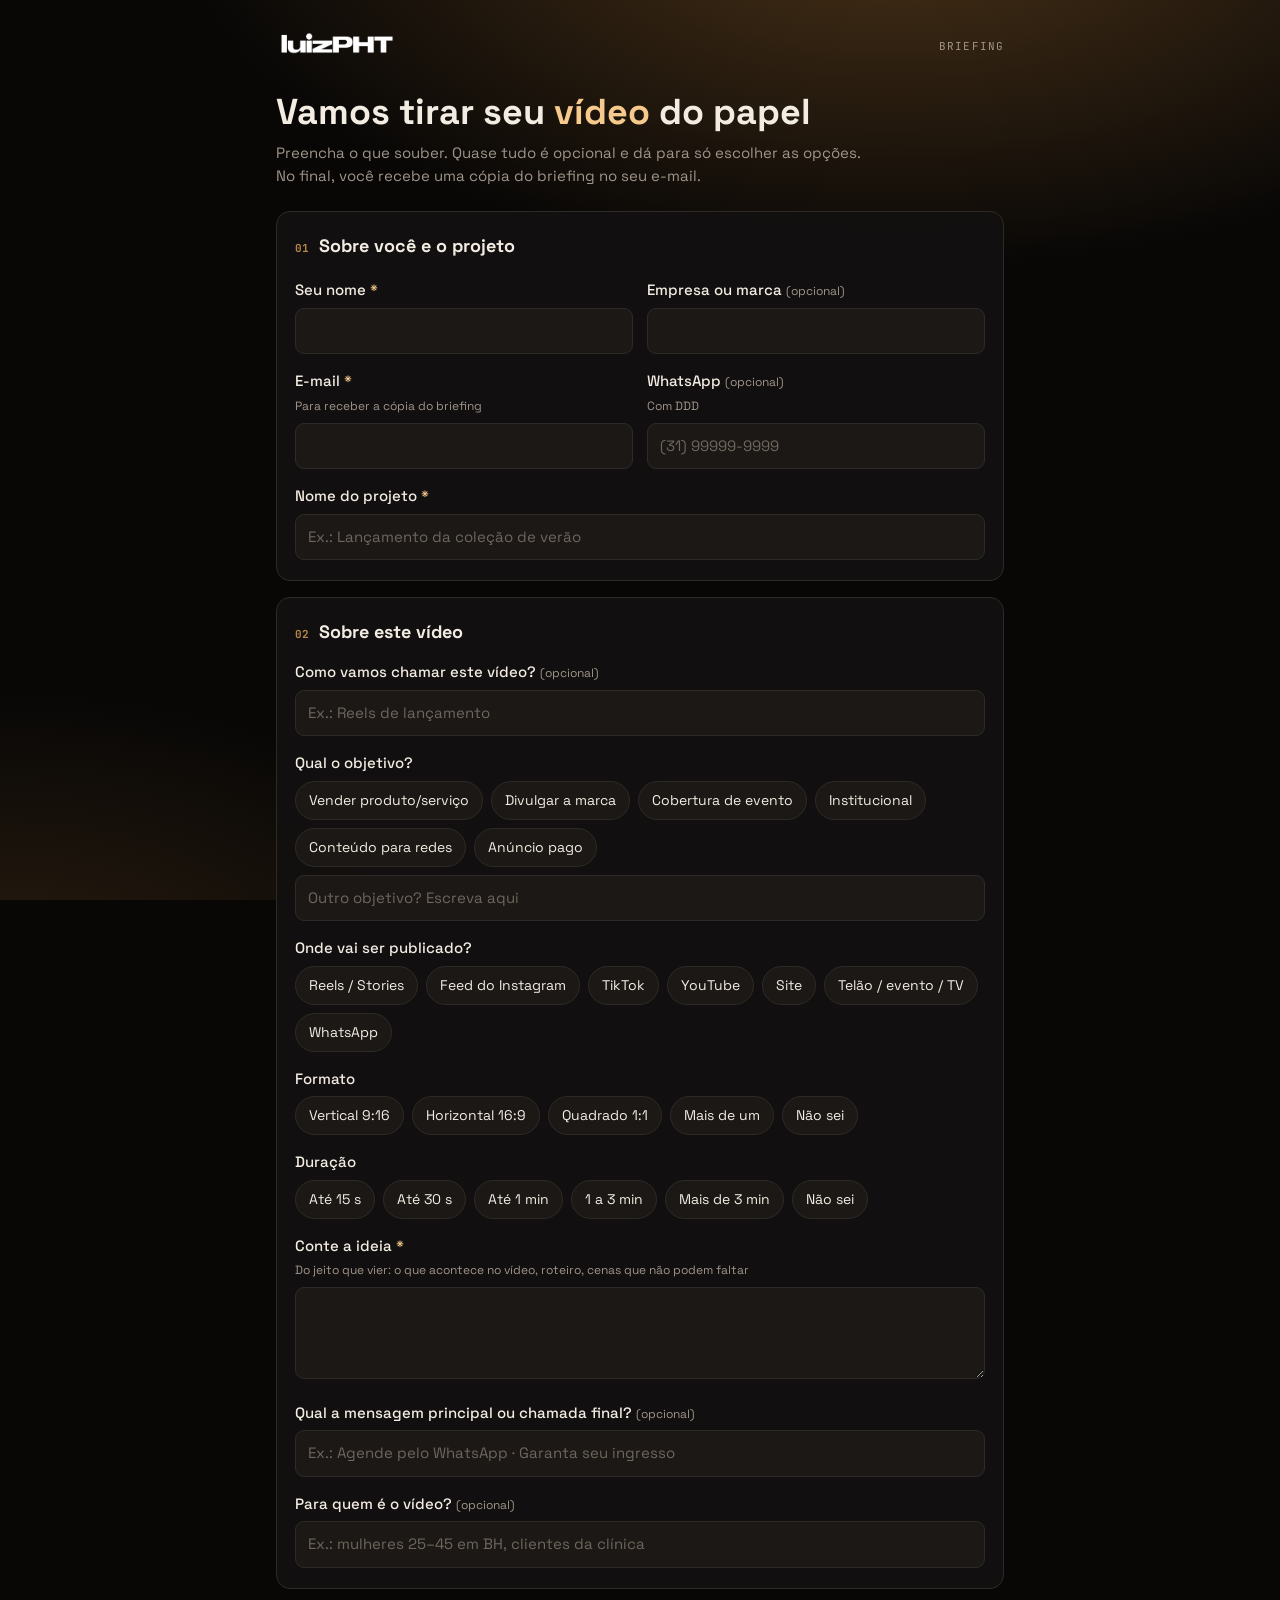
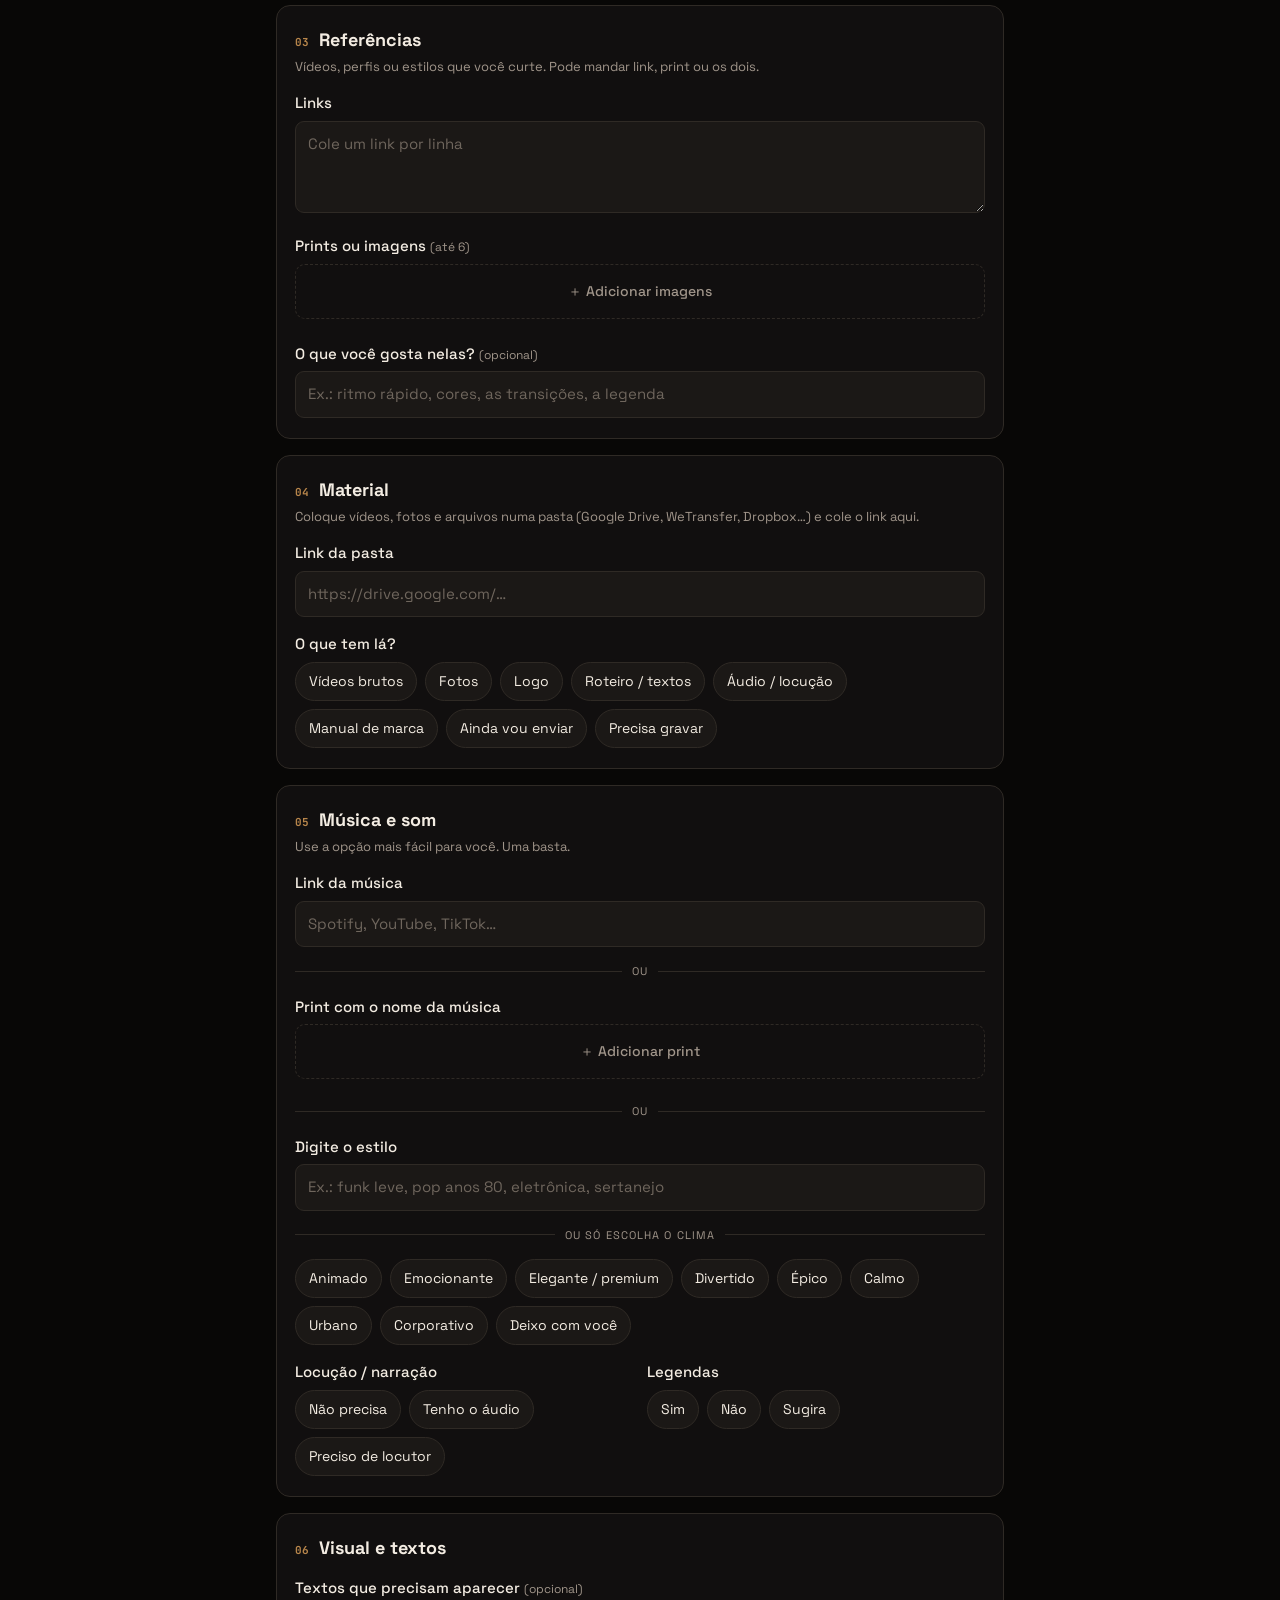
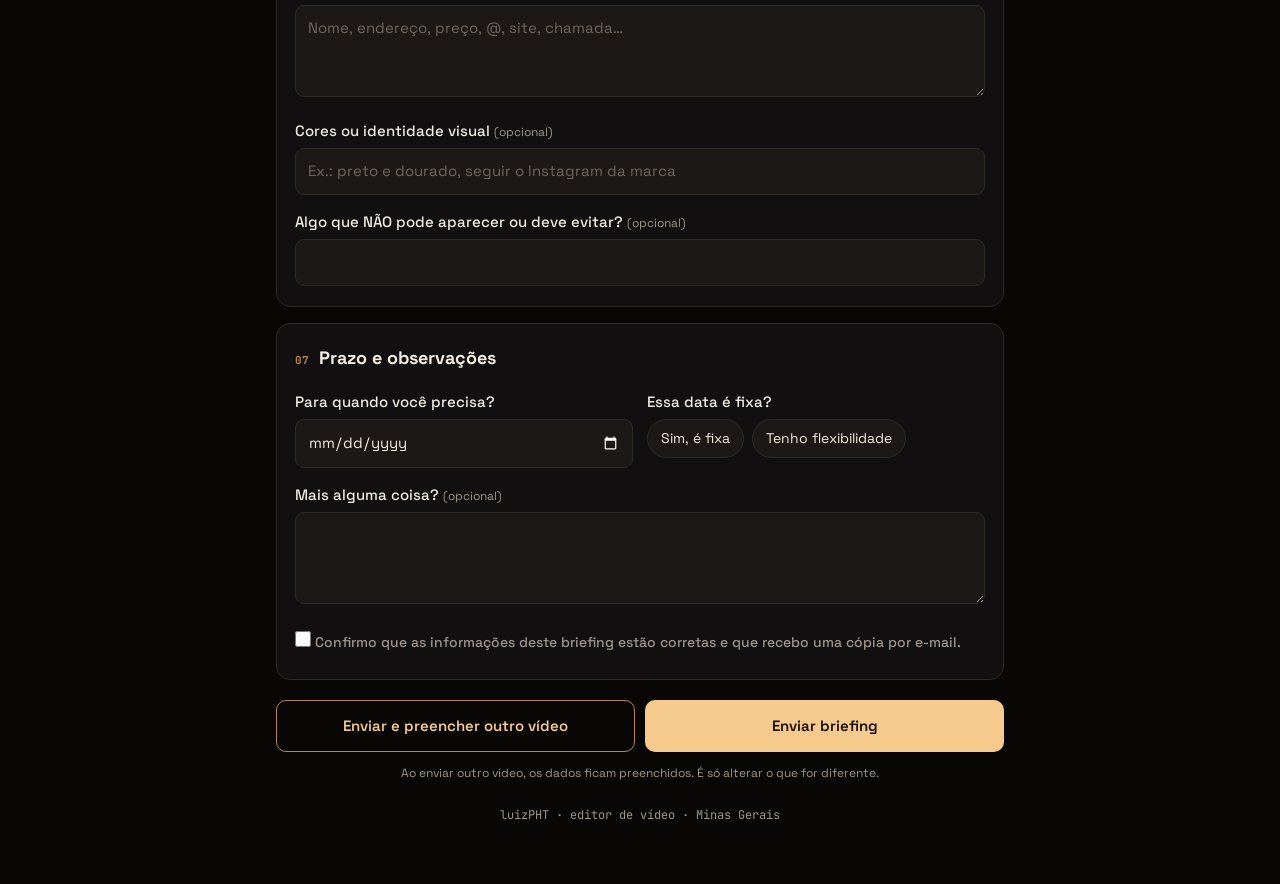
<file: briefing/index.html>
<!doctype html>
<html lang="pt-BR">
<head>
<meta charset="utf-8">
<meta name="viewport" content="width=device-width,initial-scale=1">
<title>Briefing do vídeo · luizPHT</title>
<meta name="robots" content="noindex,nofollow">
<meta name="description" content="Formulário de briefing para clientes de luizPHT.">
<link rel="icon" href="/assets/img/icone-luizpht.png" type="image/png">
<link rel="preconnect" href="https://fonts.googleapis.com"><link rel="preconnect" href="https://fonts.gstatic.com" crossorigin>
<link href="https://fonts.googleapis.com/css2?family=Space+Grotesk:wght@400;500;700&family=JetBrains+Mono:wght@400;600&display=swap" rel="stylesheet">
<style>
:root{--bg:#080706;--panel:#121010;--panel2:#1b1816;--line:#2f2a25;--txt:#f3ece2;--mut:#a0958a;--gold:#b8864b;--sand:#f6c98c;--bronze:#d6a868;--ink:#120d08;--err:#ff7b6b}
*{box-sizing:border-box;margin:0;padding:0;-webkit-tap-highlight-color:transparent}
[hidden]{display:none!important}
body{min-height:100vh;background:radial-gradient(1200px 600px at 70% -10%,#4a3218 0%,transparent 60%),radial-gradient(900px 500px at 0% 110%,#2a1d10 0%,transparent 60%),var(--bg);background-attachment:fixed;color:var(--txt);font:15px/1.5 "Space Grotesk",system-ui,sans-serif}
.mono{font-family:"JetBrains Mono",monospace}
a{color:var(--sand)}
button{font:inherit;color:inherit;background:none;border:0;cursor:pointer}
.wrap{max-width:760px;margin:0 auto;padding:28px 16px 60px}
header{display:flex;align-items:center;justify-content:space-between;gap:12px;margin-bottom:28px}
header img{height:30px;width:auto}
.tag{font-size:11px;letter-spacing:.1em;text-transform:uppercase;color:var(--mut)}
h1{font-size:clamp(26px,6vw,36px);line-height:1.1;margin-bottom:10px}
h1 em{font-style:normal;color:var(--sand)}
.lead{color:var(--mut);max-width:60ch;margin-bottom:24px}
.badge{display:inline-flex;align-items:center;gap:8px;padding:6px 12px;border:1px solid var(--gold);border-radius:999px;color:var(--sand);font-size:12px;margin-bottom:18px}
.badge b{color:var(--txt)}
.sec{background:#121010e6;border:1px solid var(--line);border-radius:14px;padding:20px 18px;margin-bottom:16px}
.sec h2{display:flex;align-items:baseline;gap:10px;font-size:18px;margin-bottom:4px}
.sec h2 .mono{font-size:11px;color:var(--gold)}
.sec>p.hint{color:var(--mut);font-size:13px;margin-bottom:14px}
.f{margin-top:16px}
.f>label,.f>.l{display:block;font-weight:500;margin-bottom:6px}
.f .opt{color:var(--mut);font-weight:400;font-size:12px}
.f .req{color:var(--sand)}
.sub{color:var(--mut);font-size:12px;margin:-2px 0 8px}
.grid{display:grid;grid-template-columns:1fr 1fr;gap:0 14px}
input[type=text],input[type=email],input[type=tel],input[type=url],input[type=date],textarea{width:100%;background:var(--panel2);border:1px solid var(--line);border-radius:9px;color:var(--txt);font:inherit;padding:11px 12px;outline:none;transition:border-color .15s}
textarea{min-height:92px;resize:vertical}
input:focus,textarea:focus{border-color:var(--bronze)}
input::placeholder,textarea::placeholder{color:#6f665d}
input[type=date]{color-scheme:dark}
.chips{display:flex;flex-wrap:wrap;gap:8px}
.chips label{position:relative;cursor:pointer}
.chips input{position:absolute;opacity:0;pointer-events:none}
.chips span{display:inline-block;padding:8px 13px;border:1px solid var(--line);border-radius:999px;background:var(--panel2);font-size:14px;transition:.15s;user-select:none}
.chips label:hover span{border-color:var(--gold)}
.chips input:checked+span{background:var(--sand);border-color:var(--sand);color:var(--ink);font-weight:500}
.chips input:focus-visible+span{outline:2px solid var(--bronze);outline-offset:2px}
.other{margin-top:8px}
.drop{display:flex;align-items:center;justify-content:center;gap:10px;border:1px dashed var(--line);border-radius:10px;padding:16px;color:var(--mut);cursor:pointer;text-align:center;font-size:14px}
.drop:hover{border-color:var(--gold);color:var(--txt)}
.drop input{display:none}
.thumbs{display:flex;flex-wrap:wrap;gap:8px;margin-top:8px}
.thumbs div{position:relative;width:72px;height:72px;border-radius:8px;overflow:hidden;border:1px solid var(--line)}
.thumbs img{width:100%;height:100%;object-fit:cover}
.thumbs button{position:absolute;top:2px;right:2px;width:22px;height:22px;border-radius:50%;background:#000c;color:#fff;font-size:13px;line-height:22px}
.or{display:flex;align-items:center;gap:10px;color:var(--mut);font-size:11px;letter-spacing:.1em;text-transform:uppercase;margin-top:16px}
.or:before,.or:after{content:"";flex:1;height:1px;background:var(--line)}
.check{display:flex;gap:10px;align-items:flex-start;font-size:14px;color:var(--mut);cursor:pointer;margin-top:4px}
.check input{margin-top:4px;accent-color:var(--sand);width:16px;height:16px;flex:none}
.actions{display:flex;flex-wrap:wrap;gap:10px;margin-top:20px}
.btn{flex:1 1 240px;padding:14px 18px;border-radius:10px;font-weight:600;font-size:15px;text-align:center;transition:.15s}
.btn.pri{background:var(--sand);color:var(--ink)}
.btn.pri:hover{background:#ffd8a3}
.btn.sec2{border:1px solid var(--gold);color:var(--sand)}
.btn.sec2:hover{background:#b8864b22}
.btn:disabled{opacity:.5;cursor:wait}
.note{color:var(--mut);font-size:12px;margin-top:12px;text-align:center}
.msg{display:none;margin-top:14px;padding:12px 14px;border-radius:10px;font-size:14px}
.msg.err{display:block;background:#ff7b6b18;border:1px solid var(--err);color:#ffc2b8}
.msg.ok{display:block;background:#b8864b1f;border:1px solid var(--gold);color:var(--sand)}
.invalid{border-color:var(--err)!important}
.hp{position:absolute;left:-9999px;width:1px;height:1px;overflow:hidden}
.done{display:none;text-align:center;padding:40px 18px}
.done .big{font-size:44px;margin-bottom:8px}
.done h2{font-size:26px;margin-bottom:8px}
.done p{color:var(--mut);max-width:48ch;margin:0 auto 18px}
.done .actions{justify-content:center}
.done .btn{flex:0 1 auto}
footer{color:var(--mut);font-size:12px;text-align:center;margin-top:24px}
@media (max-width:560px){.grid{grid-template-columns:1fr}.sec{padding:18px 14px}}
</style>
</head>
<body>
<div class="wrap">
  <header>
    <a href="/"><img src="/assets/img/logo-luizpht.png" alt="luizPHT" width="160" height="30"></a>
    <span class="tag mono">Briefing</span>
  </header>

  <main id="formArea">
    <h1>Vamos tirar seu <em>vídeo</em> do papel</h1>
    <p class="lead">Preencha o que souber. Quase tudo é opcional e dá para só escolher as opções. No final, você recebe uma cópia do briefing no seu e-mail.</p>
    <div class="badge mono" id="badge" hidden>Vídeo <b id="vidN">1</b> · dados do vídeo anterior mantidos, altere o que for diferente</div>

    <form id="f" novalidate>
      <div class="hp" aria-hidden="true"><label>Site <input type="text" name="site" tabindex="-1" autocomplete="off"></label></div>

      <section class="sec" data-title="Sobre você e o projeto">
        <h2><span class="mono">01</span> Sobre você e o projeto</h2>
        <div class="grid">
          <div class="f" data-label="Nome" data-key="nome"><label for="nome">Seu nome <span class="req">*</span></label><input type="text" id="nome" autocomplete="name" required></div>
          <div class="f" data-label="Empresa / marca" data-key="empresa"><label for="empresa">Empresa ou marca <span class="opt">(opcional)</span></label><input type="text" id="empresa" autocomplete="organization"></div>
          <div class="f" data-label="E-mail" data-key="email"><label for="email">E-mail <span class="req">*</span></label><p class="sub">Para receber a cópia do briefing</p><input type="email" id="email" autocomplete="email" required></div>
          <div class="f" data-label="WhatsApp" data-key="whatsapp"><label for="whatsapp">WhatsApp <span class="opt">(opcional)</span></label><p class="sub">Com DDD</p><input type="tel" id="whatsapp" autocomplete="tel" placeholder="(31) 99999-9999"></div>
        </div>
        <div class="f" data-label="Nome do projeto" data-key="projeto"><label for="projeto">Nome do projeto <span class="req">*</span></label><input type="text" id="projeto" placeholder="Ex.: Lançamento da coleção de verão" required></div>
      </section>

      <section class="sec" data-title="Sobre este vídeo">
        <h2><span class="mono">02</span> Sobre este vídeo</h2>
        <div class="f" data-label="Título do vídeo" data-key="titulo"><label for="titulo">Como vamos chamar este vídeo? <span class="opt">(opcional)</span></label><input type="text" id="titulo" placeholder="Ex.: Reels de lançamento"></div>
        <div class="f" data-label="Objetivo"><span class="l">Qual o objetivo?</span>
          <div class="chips">
            <label><input type="checkbox" name="obj" value="Vender produto/serviço"><span>Vender produto/serviço</span></label>
            <label><input type="checkbox" name="obj" value="Divulgar a marca"><span>Divulgar a marca</span></label>
            <label><input type="checkbox" name="obj" value="Cobertura de evento"><span>Cobertura de evento</span></label>
            <label><input type="checkbox" name="obj" value="Institucional"><span>Institucional</span></label>
            <label><input type="checkbox" name="obj" value="Conteúdo para redes"><span>Conteúdo para redes</span></label>
            <label><input type="checkbox" name="obj" value="Anúncio pago"><span>Anúncio pago</span></label>
          </div>
          <input type="text" class="other" placeholder="Outro objetivo? Escreva aqui">
        </div>
        <div class="f" data-label="Onde vai ser publicado"><span class="l">Onde vai ser publicado?</span>
          <div class="chips">
            <label><input type="checkbox" name="onde" value="Reels / Stories"><span>Reels / Stories</span></label>
            <label><input type="checkbox" name="onde" value="Feed do Instagram"><span>Feed do Instagram</span></label>
            <label><input type="checkbox" name="onde" value="TikTok"><span>TikTok</span></label>
            <label><input type="checkbox" name="onde" value="YouTube"><span>YouTube</span></label>
            <label><input type="checkbox" name="onde" value="Site"><span>Site</span></label>
            <label><input type="checkbox" name="onde" value="Telão / evento / TV"><span>Telão / evento / TV</span></label>
            <label><input type="checkbox" name="onde" value="WhatsApp"><span>WhatsApp</span></label>
          </div>
        </div>
        <div class="f" data-label="Formato" data-key="formato"><span class="l">Formato</span>
          <div class="chips">
            <label><input type="radio" name="formato" value="Vertical 9:16"><span>Vertical 9:16</span></label>
            <label><input type="radio" name="formato" value="Horizontal 16:9"><span>Horizontal 16:9</span></label>
            <label><input type="radio" name="formato" value="Quadrado 1:1"><span>Quadrado 1:1</span></label>
            <label><input type="radio" name="formato" value="Mais de um formato"><span>Mais de um</span></label>
            <label><input type="radio" name="formato" value="Não sei / sugira"><span>Não sei</span></label>
          </div>
        </div>
        <div class="f" data-label="Duração" data-key="duracao"><span class="l">Duração</span>
          <div class="chips">
            <label><input type="radio" name="dur" value="Até 15 s"><span>Até 15 s</span></label>
            <label><input type="radio" name="dur" value="Até 30 s"><span>Até 30 s</span></label>
            <label><input type="radio" name="dur" value="Até 1 min"><span>Até 1 min</span></label>
            <label><input type="radio" name="dur" value="1 a 3 min"><span>1 a 3 min</span></label>
            <label><input type="radio" name="dur" value="Mais de 3 min"><span>Mais de 3 min</span></label>
            <label><input type="radio" name="dur" value="Não sei / sugira"><span>Não sei</span></label>
          </div>
        </div>
        <div class="f" data-label="A ideia" data-key="ideia"><label for="ideia">Conte a ideia <span class="req">*</span></label><p class="sub">Do jeito que vier: o que acontece no vídeo, roteiro, cenas que não podem faltar</p><textarea id="ideia" required></textarea></div>
        <div class="f" data-label="Mensagem principal / chamada"><label for="cta">Qual a mensagem principal ou chamada final? <span class="opt">(opcional)</span></label><input type="text" id="cta" placeholder="Ex.: Agende pelo WhatsApp · Garanta seu ingresso"></div>
        <div class="f" data-label="Público"><label for="publico">Para quem é o vídeo? <span class="opt">(opcional)</span></label><input type="text" id="publico" placeholder="Ex.: mulheres 25–45 em BH, clientes da clínica"></div>
      </section>

      <section class="sec" data-title="Referências">
        <h2><span class="mono">03</span> Referências</h2>
        <p class="hint">Vídeos, perfis ou estilos que você curte. Pode mandar link, print ou os dois.</p>
        <div class="f" data-label="Links de referência"><label for="refs">Links</label><textarea id="refs" placeholder="Cole um link por linha"></textarea></div>
        <div class="f" data-label="Prints de referência"><span class="l">Prints ou imagens <span class="opt">(até 6)</span></span>
          <label class="drop"><input type="file" accept="image/*" multiple data-max="6">＋ Adicionar imagens</label><div class="thumbs"></div></div>
        <div class="f" data-label="O que gosta nas referências"><label for="refsGosta">O que você gosta nelas? <span class="opt">(opcional)</span></label><input type="text" id="refsGosta" placeholder="Ex.: ritmo rápido, cores, as transições, a legenda"></div>
      </section>

      <section class="sec" data-title="Material">
        <h2><span class="mono">04</span> Material</h2>
        <p class="hint">Coloque vídeos, fotos e arquivos numa pasta (Google Drive, WeTransfer, Dropbox…) e cole o link aqui.</p>
        <div class="f" data-label="Pasta com os arquivos"><label for="pasta">Link da pasta</label><input type="url" id="pasta" placeholder="https://drive.google.com/…"></div>
        <div class="f" data-label="O que tem no material"><span class="l">O que tem lá?</span>
          <div class="chips">
            <label><input type="checkbox" value="Vídeos brutos"><span>Vídeos brutos</span></label>
            <label><input type="checkbox" value="Fotos"><span>Fotos</span></label>
            <label><input type="checkbox" value="Logo"><span>Logo</span></label>
            <label><input type="checkbox" value="Roteiro / textos"><span>Roteiro / textos</span></label>
            <label><input type="checkbox" value="Áudio / locução"><span>Áudio / locução</span></label>
            <label><input type="checkbox" value="Manual de marca"><span>Manual de marca</span></label>
            <label><input type="checkbox" value="Ainda vou enviar"><span>Ainda vou enviar</span></label>
            <label><input type="checkbox" value="Precisa gravar"><span>Precisa gravar</span></label>
          </div>
        </div>
      </section>

      <section class="sec" data-title="Música e som">
        <h2><span class="mono">05</span> Música e som</h2>
        <p class="hint">Use a opção mais fácil para você. Uma basta.</p>
        <div class="f" data-label="Link da música"><label for="musLink">Link da música</label><input type="url" id="musLink" placeholder="Spotify, YouTube, TikTok…"></div>
        <div class="or">ou</div>
        <div class="f" data-label="Print da música"><span class="l">Print com o nome da música</span>
          <label class="drop"><input type="file" accept="image/*" multiple data-max="2">＋ Adicionar print</label><div class="thumbs"></div></div>
        <div class="or">ou</div>
        <div class="f" data-label="Estilo de música"><label for="musEstilo">Digite o estilo</label><input type="text" id="musEstilo" placeholder="Ex.: funk leve, pop anos 80, eletrônica, sertanejo"></div>
        <div class="or">ou só escolha o clima</div>
        <div class="f" data-label="Clima (mood)">
          <div class="chips">
            <label><input type="checkbox" value="Animado"><span>Animado</span></label>
            <label><input type="checkbox" value="Emocionante"><span>Emocionante</span></label>
            <label><input type="checkbox" value="Elegante / premium"><span>Elegante / premium</span></label>
            <label><input type="checkbox" value="Divertido"><span>Divertido</span></label>
            <label><input type="checkbox" value="Épico"><span>Épico</span></label>
            <label><input type="checkbox" value="Calmo"><span>Calmo</span></label>
            <label><input type="checkbox" value="Urbano"><span>Urbano</span></label>
            <label><input type="checkbox" value="Corporativo"><span>Corporativo</span></label>
            <label><input type="checkbox" value="Deixo com você"><span>Deixo com você</span></label>
          </div>
        </div>
        <div class="grid">
          <div class="f" data-label="Locução / narração"><span class="l">Locução / narração</span>
            <div class="chips">
              <label><input type="radio" name="loc" value="Não precisa"><span>Não precisa</span></label>
              <label><input type="radio" name="loc" value="Tenho o áudio"><span>Tenho o áudio</span></label>
              <label><input type="radio" name="loc" value="Preciso de locutor"><span>Preciso de locutor</span></label>
            </div>
          </div>
          <div class="f" data-label="Legendas"><span class="l">Legendas</span>
            <div class="chips">
              <label><input type="radio" name="leg" value="Sim"><span>Sim</span></label>
              <label><input type="radio" name="leg" value="Não"><span>Não</span></label>
              <label><input type="radio" name="leg" value="Sugira"><span>Sugira</span></label>
            </div>
          </div>
        </div>
      </section>

      <section class="sec" data-title="Visual e textos">
        <h2><span class="mono">06</span> Visual e textos</h2>
        <div class="f" data-label="Textos na tela"><label for="textos">Textos que precisam aparecer <span class="opt">(opcional)</span></label><textarea id="textos" placeholder="Nome, endereço, preço, @, site, chamada…"></textarea></div>
        <div class="f" data-label="Cores / identidade"><label for="cores">Cores ou identidade visual <span class="opt">(opcional)</span></label><input type="text" id="cores" placeholder="Ex.: preto e dourado, seguir o Instagram da marca"></div>
        <div class="f" data-label="Não pode aparecer / evitar"><label for="evitar">Algo que NÃO pode aparecer ou deve evitar? <span class="opt">(opcional)</span></label><input type="text" id="evitar"></div>
      </section>

      <section class="sec" data-title="Prazo e observações">
        <h2><span class="mono">07</span> Prazo e observações</h2>
        <div class="grid">
          <div class="f" data-label="Prazo desejado" data-key="prazo"><label for="prazo">Para quando você precisa?</label><input type="date" id="prazo"></div>
          <div class="f" data-label="Data fixa?"><span class="l">Essa data é fixa?</span>
            <div class="chips">
              <label><input type="radio" name="fixa" value="Sim, é fixa"><span>Sim, é fixa</span></label>
              <label><input type="radio" name="fixa" value="Tenho flexibilidade"><span>Tenho flexibilidade</span></label>
            </div>
          </div>
        </div>
        <div class="f" data-label="Observações"><label for="obs">Mais alguma coisa? <span class="opt">(opcional)</span></label><textarea id="obs"></textarea></div>
        <div class="f"><label class="check"><input type="checkbox" id="ok" required> Confirmo que as informações deste briefing estão corretas e que recebo uma cópia por e-mail.</label></div>
      </section>

      <div class="msg" id="msg" role="alert"></div>
      <div class="actions">
        <button type="button" class="btn sec2" data-more="1">Enviar e preencher outro vídeo</button>
        <button type="button" class="btn pri" data-more="0">Enviar briefing</button>
      </div>
      <p class="note">Ao enviar outro vídeo, os dados ficam preenchidos. É só alterar o que for diferente.</p>
    </form>
  </main>

  <section class="done" id="done">
    <div class="big">✓</div>
    <h2>Briefing enviado!</h2>
    <p id="doneTxt">Recebi tudo. Uma cópia foi enviada para o seu e-mail. Qualquer dúvida, falo com você pelo WhatsApp.</p>
    <div class="actions">
      <button type="button" class="btn sec2" id="again">Enviar outro vídeo</button>
      <a class="btn pri" href="https://wa.me/5531982943157" target="_blank" rel="noopener">Falar no WhatsApp</a>
    </div>
  </section>

  <footer class="mono">luizPHT · editor de vídeo · Minas Gerais</footer>
</div>

<script>
// Endereço do Google Apps Script (Implantar > App da Web). Ver AGENTS.md, seção "Briefing".
const API = 'https://script.google.com/macros/s/AKfycbw0SABMOMkiIbnPgj_w0wrbbHCdP2bRrbVymIj7tF2DFoTLffBiu4wXEwcKNIMdvOK5eA/exec';
const DRAFT = 'briefing-rascunho', VID = 'briefing-video';
const $ = s => document.querySelector(s), $$ = (s, el = document) => [...el.querySelectorAll(s)];
const form = $('#f'), msg = $('#msg');
const store = { get(k) { try { return localStorage.getItem(k) } catch { return null } }, set(k, v) { try { localStorage.setItem(k, v) } catch {} }, del(k) { try { localStorage.removeItem(k) } catch {} } };
let video = +(store.get(VID) || 1);
const showVideo = () => { $('#vidN').textContent = video; $('#badge').hidden = video < 2 };
showVideo();

// ---- imagens: reduz no navegador (máx. 1600 px, JPEG) para enviar leve ----
const imgs = new Map(); // input -> [{name,type,data,url}]
function shrink(file) {
  return new Promise((res, rej) => {
    const r = new FileReader();
    r.onerror = rej;
    r.onload = () => { const im = new Image(); im.onerror = rej; im.onload = () => {
      const k = Math.min(1, 1600 / Math.max(im.width, im.height));
      const c = document.createElement('canvas'); c.width = Math.round(im.width * k); c.height = Math.round(im.height * k);
      const ctx = c.getContext('2d'); ctx.fillStyle = '#fff'; ctx.fillRect(0, 0, c.width, c.height); ctx.drawImage(im, 0, 0, c.width, c.height);
      const url = c.toDataURL('image/jpeg', .85);
      res({ name: file.name.replace(/\.[^.]+$/, '') + '.jpg', type: 'image/jpeg', data: url.split(',')[1], url });
    }; im.src = r.result; };
    r.readAsDataURL(file);
  });
}
function drawThumbs(inp) {
  const box = inp.closest('.f').querySelector('.thumbs'), list = imgs.get(inp) || [];
  box.innerHTML = '';
  list.forEach((it, i) => {
    const d = document.createElement('div');
    d.innerHTML = `<img alt="" src="${it.url}"><button type="button" aria-label="Remover">×</button>`;
    d.querySelector('button').onclick = () => { list.splice(i, 1); drawThumbs(inp) };
    box.appendChild(d);
  });
}
$$('input[type=file]').forEach(inp => {
  imgs.set(inp, []);
  inp.onchange = async () => {
    const list = imgs.get(inp), max = +inp.dataset.max;
    for (const f of [...inp.files]) { if (list.length >= max) break; if (!f.type.startsWith('image/')) continue; try { list.push(await shrink(f)) } catch {} }
    inp.value = ''; drawThumbs(inp);
  };
});

// ---- rascunho: guarda o que foi digitado (sem imagens) caso a página recarregue ----
const fields = () => $$('input:not([type=file]):not([name=site]),textarea', form);
function saveDraft() { store.set(DRAFT, JSON.stringify(fields().map(el => el.type === 'checkbox' || el.type === 'radio' ? el.checked : el.value))) }
function loadDraft() { try { const v = JSON.parse(store.get(DRAFT) || 'null'); if (!v) return; fields().forEach((el, i) => { if (i >= v.length) return; if (el.type === 'checkbox' || el.type === 'radio') el.checked = !!v[i]; else el.value = v[i] }) } catch {} }
loadDraft();
form.addEventListener('input', saveDraft); form.addEventListener('change', saveDraft);

// ---- monta o briefing ----
const fmtDate = v => { const [y, m, d] = v.split('-'); return y ? `${d}/${m}/${y}` : v };
function valueOf(f) {
  const parts = [];
  $$('input,textarea', f).forEach(el => {
    if (el.type === 'file') return;
    if (el.type === 'checkbox' || el.type === 'radio') { if (el.checked && el.id !== 'ok') parts.push(el.value) }
    else if (el.value.trim()) parts.push(el.type === 'date' ? fmtDate(el.value) : el.value.trim());
  });
  return parts.join(', ');
}
function collect() {
  const d = { video, site: form.site.value, secoes: [], resumo: {} };
  $$('.sec', form).forEach(sec => {
    const s = { titulo: sec.dataset.title, itens: [] };
    $$('.f[data-label]', sec).forEach(f => {
      const file = f.querySelector('input[type=file]');
      const textareaOnly = f.querySelector('textarea') && !f.querySelector('.chips');
      let valor = file ? '' : (textareaOnly ? f.querySelector('textarea').value.trim() : valueOf(f));
      const imagens = file ? imgs.get(file).map(({ name, type, data }) => ({ name, type, data })) : [];
      if (f.dataset.key) d.resumo[f.dataset.key] = valor;
      if (valor || imagens.length) s.itens.push({ rotulo: f.dataset.label, valor, imagens });
    });
    if (s.itens.length) d.secoes.push(s);
  });
  Object.assign(d, { nome: d.resumo.nome, email: d.resumo.email, projeto: d.resumo.projeto });
  return d;
}
function validate() {
  $$('.invalid', form).forEach(el => el.classList.remove('invalid'));
  const bad = [];
  ['nome', 'email', 'projeto', 'ideia'].forEach(id => { const el = $('#' + id); if (!el.value.trim()) bad.push(el) });
  const em = $('#email'); if (em.value.trim() && !/^[^\s@]+@[^\s@]+\.[^\s@]{2,}$/.test(em.value.trim())) bad.push(em);
  if (!$('#ok').checked) bad.push($('#ok'));
  bad.forEach(el => el.classList.add('invalid'));
  if (bad.length) { show('err', bad.includes($('#ok')) && bad.length === 1 ? 'Marque a confirmação no final para enviar.' : 'Preencha os campos marcados (nome, e-mail válido, nome do projeto e a ideia) e a confirmação.'); bad[0].scrollIntoView({ behavior: 'smooth', block: 'center' }); bad[0].focus({ preventScroll: true }); return false }
  return true;
}
const show = (cls, t) => { msg.className = 'msg ' + cls; msg.textContent = t };

async function send(more) {
  if (!validate()) return;
  const btns = $$('.actions .btn', form);
  btns.forEach(b => b.disabled = true);
  show('ok', 'Enviando…');
  try {
    if (!API) throw new Error('Formulário ainda não está conectado (falta o endereço do Apps Script).');
    const ctrl = new AbortController(), t = setTimeout(() => ctrl.abort(), 90000);
    const r = await fetch(API, { method: 'POST', body: JSON.stringify(collect()), signal: ctrl.signal }); // text/plain: sem preflight CORS
    clearTimeout(t);
    const j = await r.json();
    if (!j.ok) throw new Error(j.erro || 'Erro ao salvar');
    if (more) {
      video++; store.set(VID, video); showVideo();
      $('#titulo').value = ''; $('#ok').checked = false; saveDraft();
      show('ok', `Vídeo ${video - 1} enviado! Agora preencha o vídeo ${video}: os dados continuam aqui, altere o que for diferente.`);
      $$('.sec', form)[1].scrollIntoView({ behavior: 'smooth' });
      setTimeout(() => $('#titulo').focus({ preventScroll: true }), 500);
    } else {
      const n = video;
      // mantém só os dados da pessoa para a próxima vez
      const keep = ['nome', 'empresa', 'email', 'whatsapp'].map(id => [id, $('#' + id).value]);
      form.reset(); imgs.forEach((l, inp) => { l.length = 0; drawThumbs(inp) });
      keep.forEach(([id, v]) => $('#' + id).value = v);
      saveDraft(); store.set(VID, 1); video = 1; showVideo(); msg.className = 'msg';
      $('#doneTxt').textContent = (n > 1 ? `Recebi os ${n} briefings. ` : 'Recebi tudo. ') + 'Uma cópia foi enviada para o seu e-mail. Qualquer dúvida, falo com você pelo WhatsApp.';
      $('#formArea').style.display = 'none'; $('#done').style.display = 'block'; scrollTo({ top: 0, behavior: 'smooth' });
    }
  } catch (e) {
    show('err', (e.name === 'AbortError' ? 'O envio demorou demais.' : e.message) + ' Tente de novo; se continuar, me chame no WhatsApp.');
  } finally { btns.forEach(b => b.disabled = false) }
}
$$('[data-more]').forEach(b => b.onclick = () => send(b.dataset.more === '1'));
$('#again').onclick = () => { $('#done').style.display = 'none'; $('#formArea').style.display = ''; scrollTo({ top: 0 }) };
</script>
</body>
</html>
</file>
